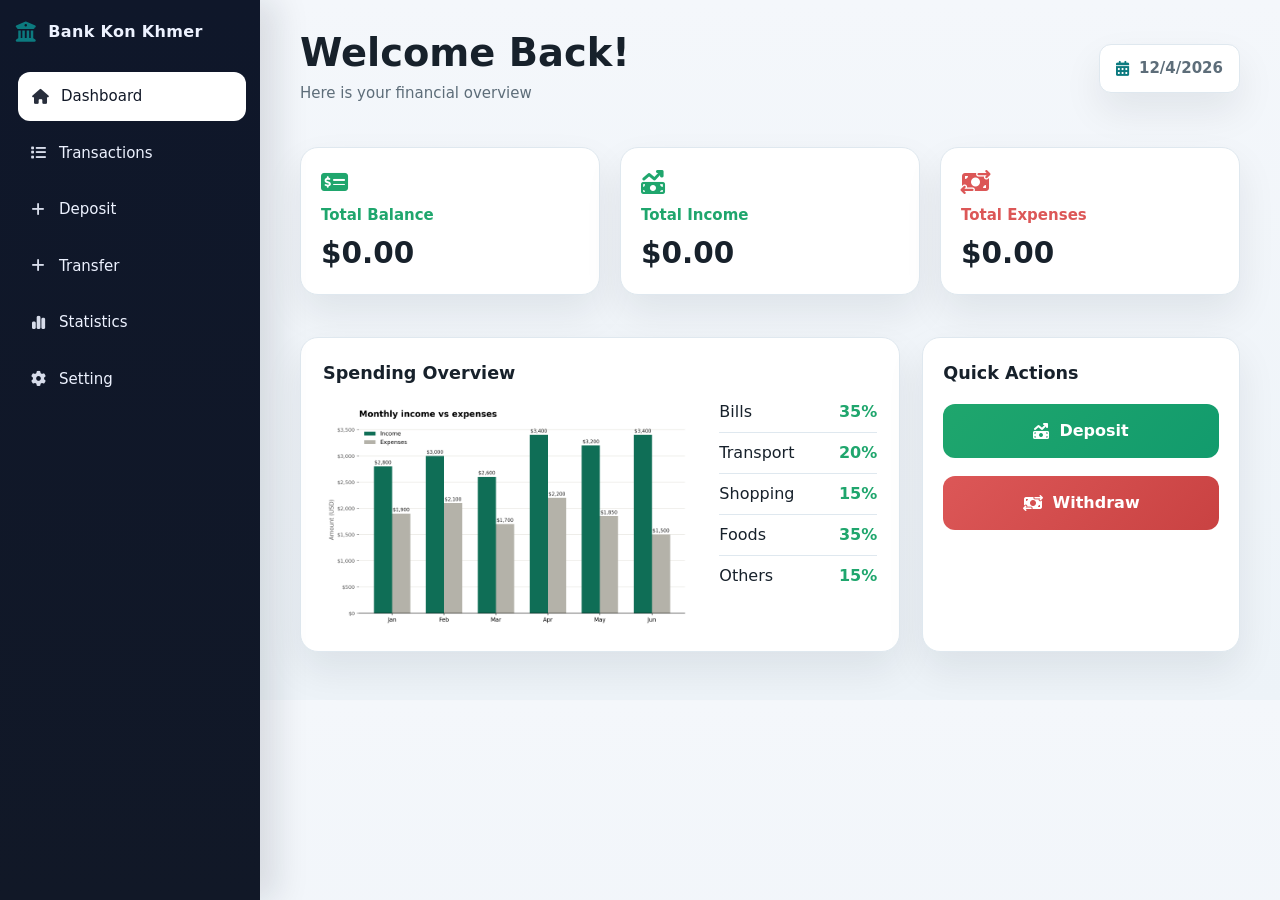
<file: Page/index.html>
<!doctype html>
<html lang="en">
  <head>
    <meta charset="UTF-8" />
    <meta name="viewport" content="width=device-width, initial-scale=1.0" />
    <script src="/Script/theme.js"></script>
    <link rel="icon" type="png" href="/Image/Logo.png" />
    <link
      rel="stylesheet"
      href="https://cdnjs.cloudflare.com/ajax/libs/font-awesome/6.7.2/css/all.min.css"
    />
    <link rel="stylesheet" href="/Style/nav.css" />
    <link rel="stylesheet" href="/Style/about.css" />
    <title>Bank | Home Page</title>
  </head>
  <body>
    <head>
      <nav class="head">
        <div class="head-1">
          <i class="fa-solid fa-building-columns"></i>
          <p>Bank Kon Khmer</p>
        </div>
        <div class="head-2">
          <a href="/Page/index.html" class="active">
            <div>
              <i class="fa-solid fa-house"></i>
              <p>Dashboard</p>
            </div></a
          >
          <!-- transactions -->
          <a href="/Page/transactions.html">
            <div>
              <i class="fa-solid fa-list"></i>
              <p>Transactions</p>
            </div></a
          >
          <a href="/Page/deposit.html "
            ><div>
              <i class="fa-solid fa-plus"></i>
              <p>Deposit</p>
            </div></a
          >
          <!-- Add transactions -->
          <a href="/Page/add-transaction.html"
            ><div>
              <i class="fa-solid fa-plus"></i>
              <p>Transfer</p>
            </div></a
          >

          <!-- Statistics -->
          <a href="/Page/statistics.html">
            <div>
              <i class="fa-solid fa-chart-simple"></i>
              <p>Statistics</p>
            </div></a
          >

          <!-- Setting -->
          <a href="/Page/settings.html">
            <div>
              <i class="fa-solid fa-gear"></i>
              <p>Setting</p>
            </div></a
          >
        </div>
      </nav>
    </head>
    <!-- Page -->
    <main class="main">
      <section>
        <div class="about">
          <div class="about-1">
            <h1>Welcome Back!</h1>
            <p>Here is your financial overview</p>
          </div>
          <div class="about-2">
            <i class="fa-solid fa-calendar-days"></i>
            <p id="today"></p>
          </div>
        </div>
      </section>

      <section>
        <div class="services">
          <div class="services-1">
            <i class="fa-solid fa-money-check-dollar"></i>
            <p>Total Balance</p>
            <span class="js-balance"></span>
          </div>

          <div class="services-2">
            <i class="fa-solid fa-money-bill-trend-up"></i>
            <p>Total Income</p>
            <span class="js-income"></span>
          </div>

          <div class="services-3">
            <i class="fa-solid fa-money-bill-transfer"></i>
            <p>Total Expenses</p>
            <span class="js-expenses"></span>
          </div>
        </div>
      </section>

      <section>
        <div class="features">
          <div class="features-1">
            <div>
              <h3>Spending Overview</h3>
              <img src="/Image/image.png" alt="" />
            </div>
            <div class="features-2">
              <ul>
                <li>Bills <span>35%</span></li>
                <li>Transport <span>20%</span></li>
                <li>Shopping<span>15%</span></li>
                <li>Foods <span>35%</span></li>
                <li>Others <span>15%</span></li>
              </ul>
            </div>
          </div>
          <div class="features-3">
            <h3>Quick Actions</h3>
            <div class="features-4">
              <a href="/Page/deposit.html">
                <button>
                  <i class="fa-solid fa-money-bill-trend-up"></i>
                  <span>Deposit</span>
                </button></a
              >
            </div>

            <div class="features-5">
              <a href="/Page/add-transaction.html">
                <button>
                  <i class="fa-solid fa-money-bill-transfer"></i>
                  <span>Withdraw</span>
                </button></a
              >
            </div>
          </div>
        </div>
      </section>
    </main>
  </body>
  <script type="module" src="../Data/date.js"></script>
  <script type="module" src="../Script/index.js"></script>
</html>
</file>
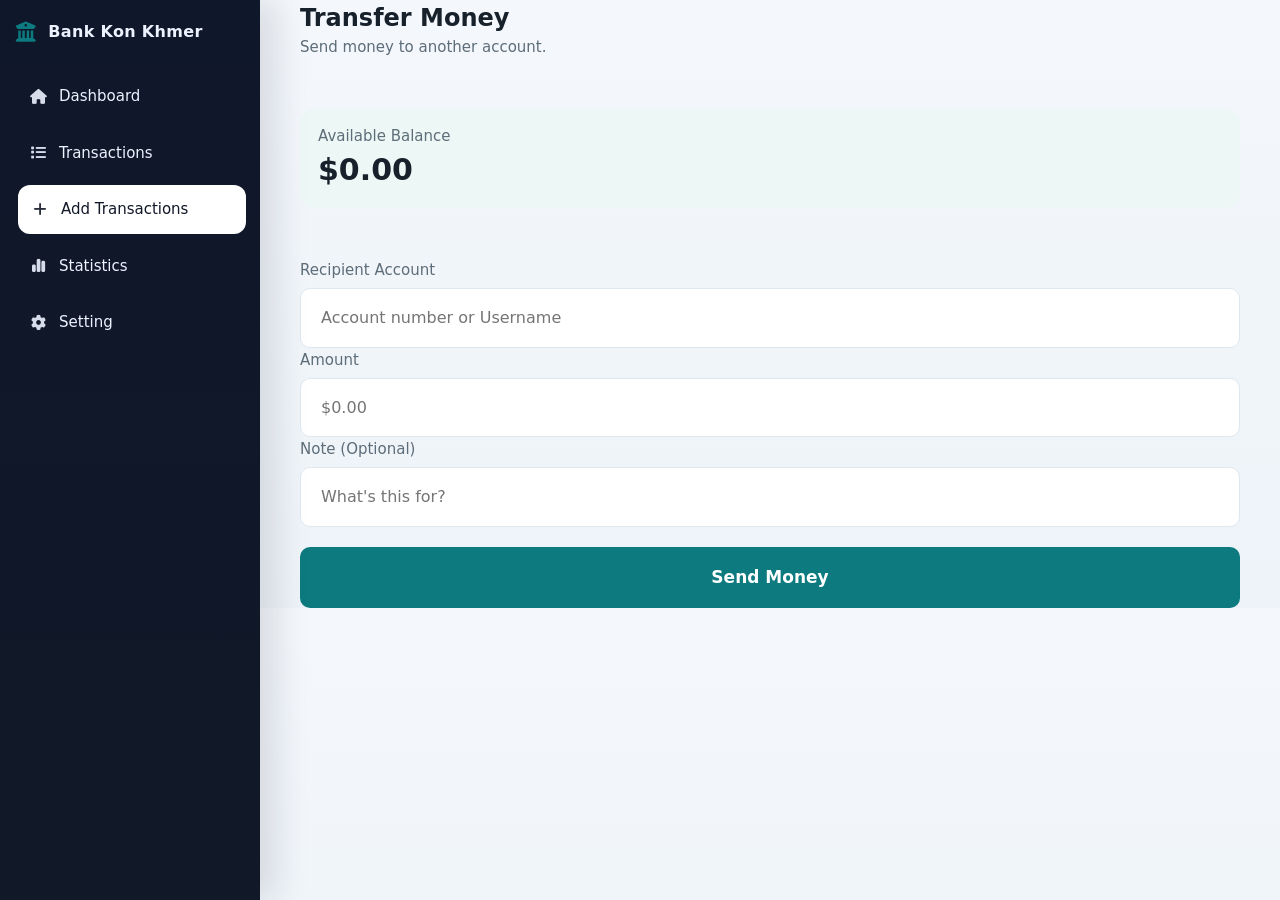
<file: Page/add-transaction.html>
<!doctype html>
<html lang="en">
  <head>
    <meta charset="UTF-8" />
    <meta name="viewport" content="width=device-width, initial-scale=1.0" />
    <script src="/Script/theme.js"></script>
    <link rel="icon" type="png" href="/Image/Logo.png" />
    <link
      rel="stylesheet"
      href="https://cdnjs.cloudflare.com/ajax/libs/font-awesome/6.7.2/css/all.min.css"
    />
    <link rel="stylesheet" href="/Style/nav.css" />
    <link rel="stylesheet" href="/Style/tranfer.css" />
    <title>Add Transaction</title>
  </head>
  <body>
    <head>
      <nav class="head">
        <div class="head-1">
          <i class="fa-solid fa-building-columns"></i>
          <p>Bank Kon Khmer</p>
        </div>
        <div class="head-2">
          <a href="/Page/index.html">
            <div>
              <i class="fa-solid fa-house"></i>
              <p>Dashboard</p>
            </div></a
          >
          <!-- transactions -->
          <a href="/Page/transactions.html">
            <div>
              <i class="fa-solid fa-list"></i>
              <p>Transactions</p>
            </div></a
          >
          <!-- Add transactions -->
          <a href="/Page/add-transaction.html" class="active"
            ><div>
              <i class="fa-solid fa-plus"></i>
              <p>Add Transactions</p>
            </div></a
          >

          <!-- Statistics -->
          <a href="/Page/statistics.html">
            <div>
              <i class="fa-solid fa-chart-simple"></i>
              <p>Statistics</p>
            </div></a
          >

          <!-- Setting -->
          <a href="/Page/settings.html">
            <div>
              <i class="fa-solid fa-gear"></i>
              <p>Setting</p>
            </div></a
          >
        </div>
      </nav>
    </head>

    <main class="main">
      <section class="add-fea">
        <div class="add-features">
          <h1>Transfer Money</h1>
          <h4>Send money to another account.</h4>
        </div>

        <div class="add-features-1">
          <p>Available Balance</p>
          <span class="js-balance">$0.00</span>
        </div>
        <div>
          <div class="add-features-2">
            <p>Recipient Account</p>
            <input
              type=" text"
              placeholder="Account number or Username"
              class="js-accNumUser"
            />
            <p>Amount</p>
            <input class="js-amount" type="text" placeholder="$0.00" />
            <p>Note (Optional)</p>
            <input
              class="js-description"
              type="text"
              placeholder="What's this for?"
            />
          </div>
          <button class="js-sendBtt">Send Money</button>
        </div>
      </section>
    </main>
  </body>
  <script type="module" src="/Script/transfer.js"></script>
</html>
</file>
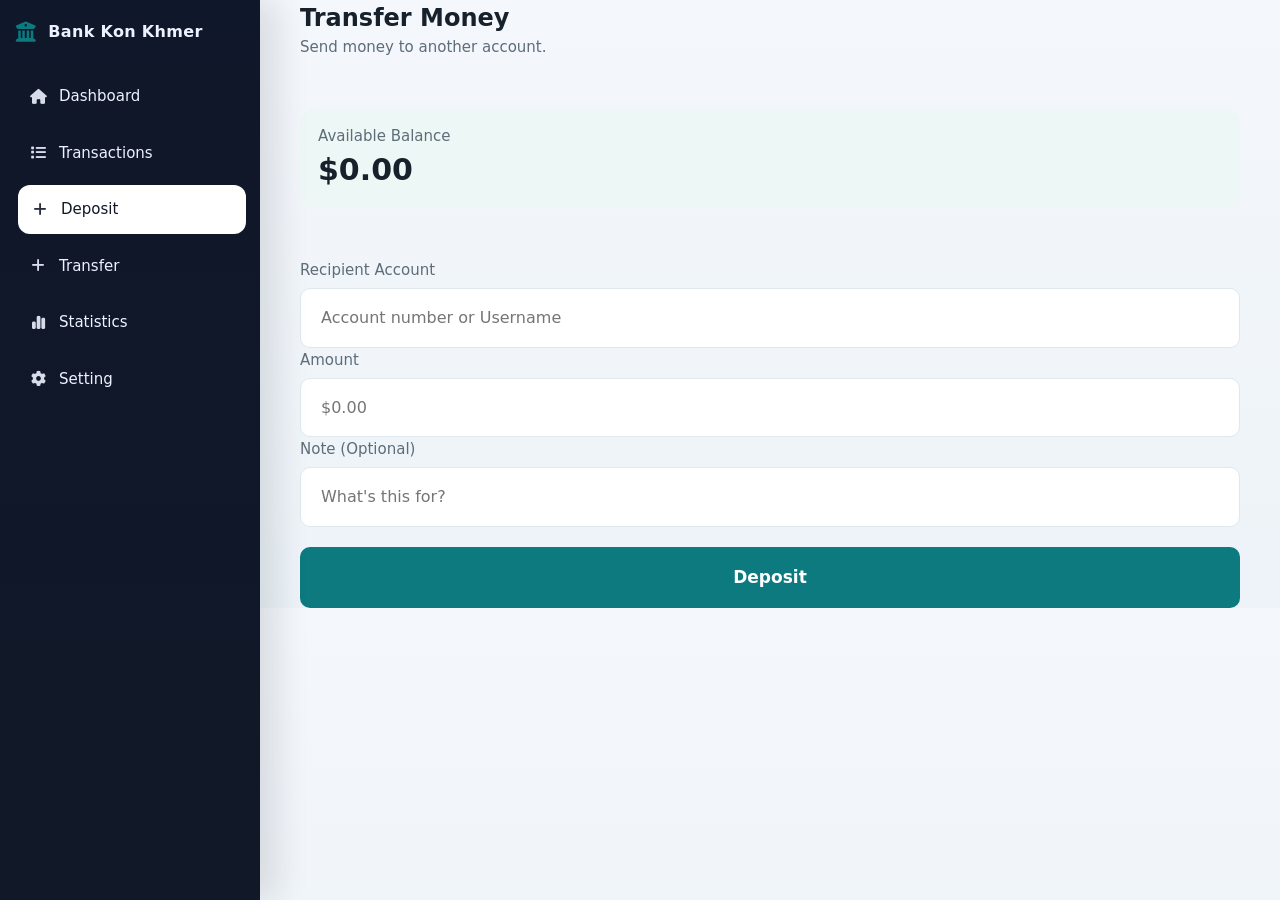
<file: Page/deposit.html>
<!doctype html>
<html lang="en">
  <head>
    <meta charset="UTF-8" />
    <meta name="viewport" content="width=device-width, initial-scale=1.0" />
    <script src="/Script/theme.js"></script>
    <link rel="icon" type="png" href="/Image/Logo.png" />
    <link
      rel="stylesheet"
      href="https://cdnjs.cloudflare.com/ajax/libs/font-awesome/6.7.2/css/all.min.css"
    />
    <link rel="stylesheet" href="/Style/nav.css" />
    <link rel="stylesheet" href="/Style/tranfer.css" />
    <title>Bank | Deposit</title>
  </head>
  <body>
    <head>
      <nav class="head">
        <div class="head-1">
          <i class="fa-solid fa-building-columns"></i>
          <p>Bank Kon Khmer</p>
        </div>
        <div class="head-2">
          <a href="/Page/index.html">
            <div>
              <i class="fa-solid fa-house"></i>
              <p>Dashboard</p>
            </div></a
          >
          <!-- transactions -->
          <a href="/Page/transactions.html">
            <div>
              <i class="fa-solid fa-list"></i>
              <p>Transactions</p>
            </div></a
          >
          <a href="/Page/deposit.html " class="active"
            ><div>
              <i class="fa-solid fa-plus"></i>
              <p>Deposit</p>
            </div></a
          >
          <!-- Add transactions -->
          <a href="/Page/add-transaction.html"
            ><div>
              <i class="fa-solid fa-plus"></i>
              <p>Transfer</p>
            </div></a
          >

          <!-- Statistics -->
          <a href="/Page/statistics.html">
            <div>
              <i class="fa-solid fa-chart-simple"></i>
              <p>Statistics</p>
            </div></a
          >

          <!-- Setting -->
          <a href="/Page/settings.html">
            <div>
              <i class="fa-solid fa-gear"></i>
              <p>Setting</p>
            </div></a
          >
        </div>
      </nav>
    </head>
    <!-- Page -->
    <main class="main">
      <section class="add-fea">
        <div class="add-features">
          <h1>Transfer Money</h1>
          <h4>Send money to another account.</h4>
        </div>

        <div class="add-features-1">
          <p>Available Balance</p>
          <span class="js-balance">$0.00</span>
        </div>
        <div>
          <div class="add-features-2">
            <p>Recipient Account</p>
            <input
              type=" text"
              placeholder="Account number or Username"
              class="js-accNumUser"
            />
            <p>Amount</p>
            <input class="js-amount" type="text" placeholder="$0.00" />
            <p>Note (Optional)</p>
            <input
              class="js-description"
              type="text"
              placeholder="What's this for?"
            />
          </div>
          <button class="js-deposit">Deposit</button>
        </div>
      </section>
    </main>
  </body>
  <script type="module" src="/Script/deposit.js"></script>
</html>
</file>
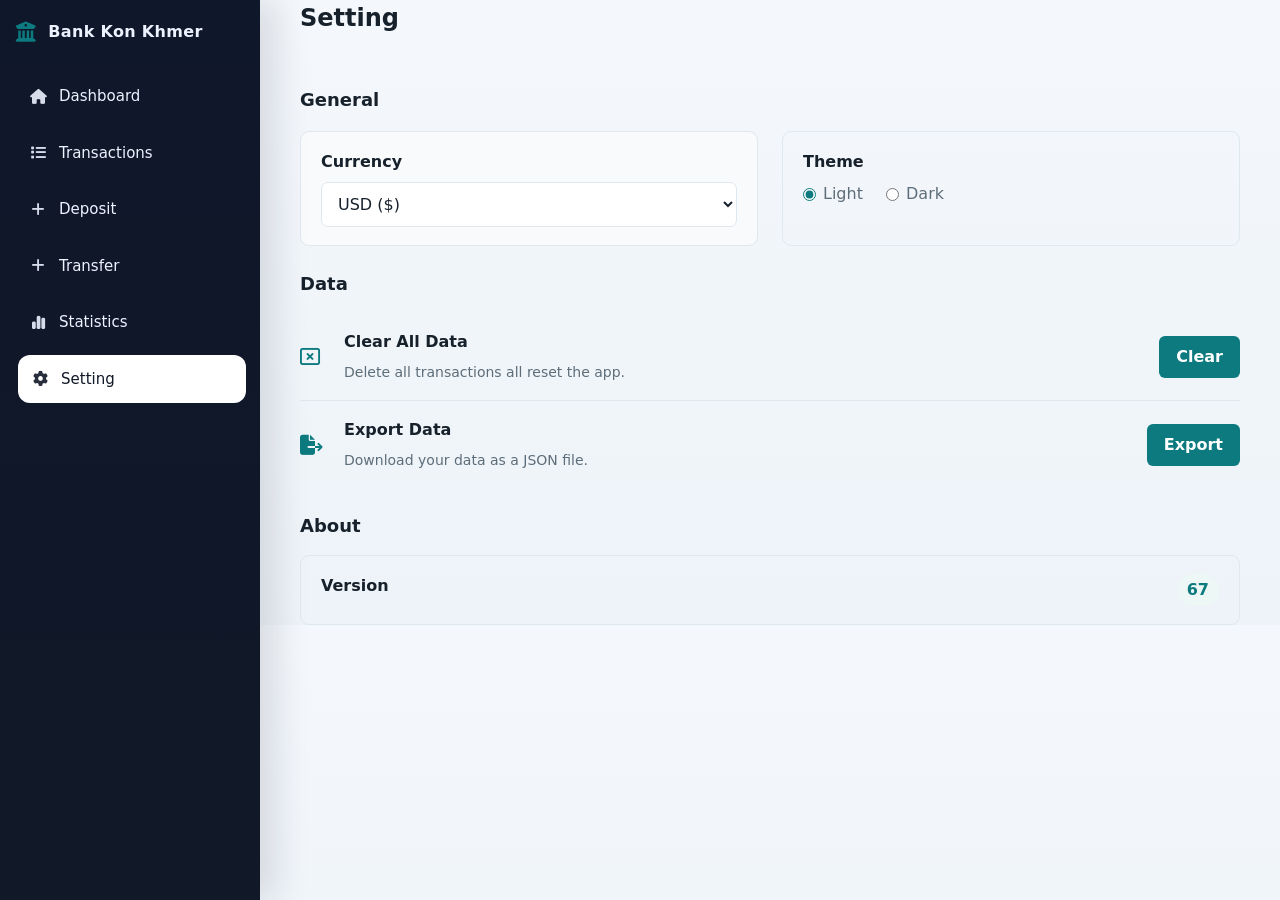
<file: Page/settings.html>
<!doctype html>
<html lang="en">
  <head>
    <meta charset="UTF-8" />
    <meta name="viewport" content="width=device-width, initial-scale=1.0" />
    <script src="/Script/theme.js"></script>
    <link
      rel="stylesheet"
      href="https://cdnjs.cloudflare.com/ajax/libs/font-awesome/6.7.2/css/all.min.css"
    />
    <link rel="icon" type="png" href="/Image/Logo.png" />
    <link rel="stylesheet" href="/Style/nav.css" />
    <link rel="stylesheet" href="/Style/setting.css" />
    <title>Bank | Setting</title>
  </head>
  <body>
    <head>
      <nav class="head">
        <div class="head-1">
          <i class="fa-solid fa-building-columns"></i>
          <p>Bank Kon Khmer</p>
        </div>
        <div class="head-2">
          <a href="/Page/index.html">
            <div>
              <i class="fa-solid fa-house"></i>
              <p>Dashboard</p>
            </div></a
          >
          <!-- transactions -->
          <a href="/Page/transactions.html">
            <div>
              <i class="fa-solid fa-list"></i>
              <p>Transactions</p>
            </div></a
          >
          <a href="/Page/deposit.html "
            ><div>
              <i class="fa-solid fa-plus"></i>
              <p>Deposit</p>
            </div></a
          >
          <!-- Add transactions -->
          <a href="/Page/add-transaction.html"
            ><div>
              <i class="fa-solid fa-plus"></i>
              <p>Transfer</p>
            </div></a
          >

          <!-- Statistics -->
          <a href="/Page/statistics.html">
            <div>
              <i class="fa-solid fa-chart-simple"></i>
              <p>Statistics</p>
            </div></a
          >

          <!-- Setting -->
          <a href="/Page/settings.html" class="active">
            <div>
              <i class="fa-solid fa-gear"></i>
              <p>Setting</p>
            </div></a
          >
        </div>
      </nav>
    </head>

    <main class="main">
      <section>
        <div>
          <h1>Setting</h1>
        </div>
        <div>
          <div>
            <h3>General</h3>
          </div>

          <div class="setting">
            <div class="setting-1">
              <p>Currency</p>
              <select>
                <option value="">
                  USD ($) <i class="fa-solid fa-angle-down"></i>
                </option>
              </select>
            </div>
            <div>
              <p>Theme</p>
              <div>
                <label>
                  <input
                    type="radio"
                    name="theme"
                    value="light"
                    id="lightMode"
                    checked
                  />
                  Light
                </label>
                <label>
                  <input type="radio" name="theme" value="dark" id="darkMode" />
                  Dark
                </label>
              </div>
            </div>
          </div>
        </div>
      </section>

      <section>
        <div>
          <h3>Data</h3>
        </div>

        <div>
          <i class="fa-regular fa-rectangle-xmark"></i>
          <div>
            <p>Clear All Data</p>
            <p>Delete all transactions all reset the app.</p>
          </div>
          <div>
            <button class="js-clear">Clear</button>
          </div>
        </div>

        <div>
          <i class="fa-solid fa-file-export"></i>
          <div>
            <p>Export Data</p>
            <p>Download your data as a JSON file.</p>
          </div>
          <div>Export</div>
        </div>
      </section>

      <section>
        <h3>About</h3>
        <div>
          <p>Version</p>
          <span>67</span>
        </div>
      </section>
    </main>
  </body>
  <script type="module" src="/Script/setting.js"></script>
</html>
</file>
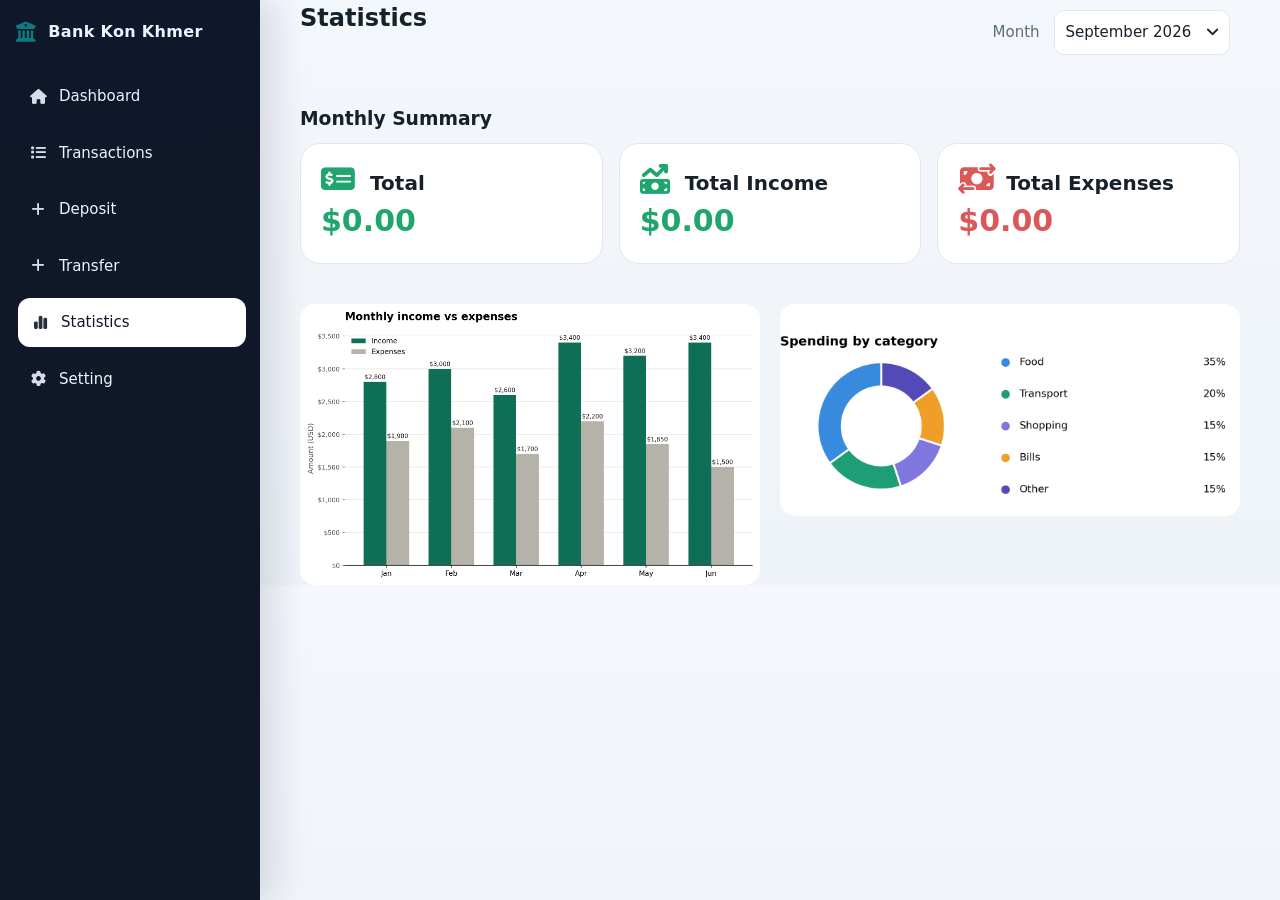
<file: Page/statistics.html>
<!doctype html>
<html lang="en">
  <head>
    <meta charset="UTF-8" />
    <meta name="viewport" content="width=device-width, initial-scale=1.0" />
    <script src="/Script/theme.js"></script>
    <link rel="icon" type="png" href="/Image/Logo.png" />
    <link
      rel="stylesheet"
      href="https://cdnjs.cloudflare.com/ajax/libs/font-awesome/6.7.2/css/all.min.css"
    />

    <link rel="stylesheet" href="/Style/nav.css" />
    <link rel="stylesheet" href="/Style/statustics.css" />
    <title>Bank | Statistics</title>
  </head>
  <body>
    <head>
      <nav class="head">
        <div class="head-1">
          <i class="fa-solid fa-building-columns"></i>
          <p>Bank Kon Khmer</p>
        </div>
        <div class="head-2">
          <a href="/Page/index.html">
            <div>
              <i class="fa-solid fa-house"></i>
              <p>Dashboard</p>
            </div></a
          >
          <!-- transactions -->
          <a href="/Page/transactions.html">
            <div>
              <i class="fa-solid fa-list"></i>
              <p>Transactions</p>
            </div></a
          >
                  <a href="/Page/deposit.html "
            ><div>
              <i class="fa-solid fa-plus"></i>
              <p>Deposit</p>
            </div></a
          >
          <!-- Add transactions -->
          <a href="/Page/add-transaction.html"
            ><div>
              <i class="fa-solid fa-plus"></i>
              <p>Transfer</p>
            </div></a
          >

          <!-- Statistics -->
          <a href="/Page/statistics.html" class="active">
            <div>
              <i class="fa-solid fa-chart-simple"></i>
              <p>Statistics</p>
            </div></a
          >

          <!-- Setting -->
          <a href="/Page/settings.html">
            <div>
              <i class="fa-solid fa-gear"></i>
              <p>Setting</p>
            </div></a
          >
        </div>
      </nav>
    </head>
    <main class="main">
      <section>
        <div class="statis">
          <h1>Statistics</h1>
          <div class="statis-1">
            <span>Month</span>
            <button>
              September 2026 <i class="fa-solid fa-angle-down"></i>
            </button>
          </div>
        </div>
      </section>

      <section>
        <div>
          <h3>Monthly Summary</h3>
          <div class="statis-2">
            <div class="s1">
              <i class="fa-solid fa-money-check-dollar"> </i>
              <span>Total</span>
              <p class="js-balance">$0.00</p>
            </div>

            <div class="s2">
              <i class="fa-solid fa-money-bill-trend-up"> </i>
              <span>Total Income</span>
              <p class="js-income">$0.00</p>
            </div>

            <div class="s3">
              <i class="fa-solid fa-money-bill-transfer"> </i
              ><span>Total Expenses</span>
              <p class="js-expenses">$0.00</p>
            </div>
          </div>
        </div>
      </section>

      <section>
        <div class="stastis-3">
          <div>
            <img src="/Image/image.png" alt="" />
          </div>
          <div>
            <img src="/Image/category.png" alt="" />
          </div>
        </div>
      </section>
    </main>
  </body>
  <script type="module" src="/Script/statistics.js"></script>
</html>
</file>
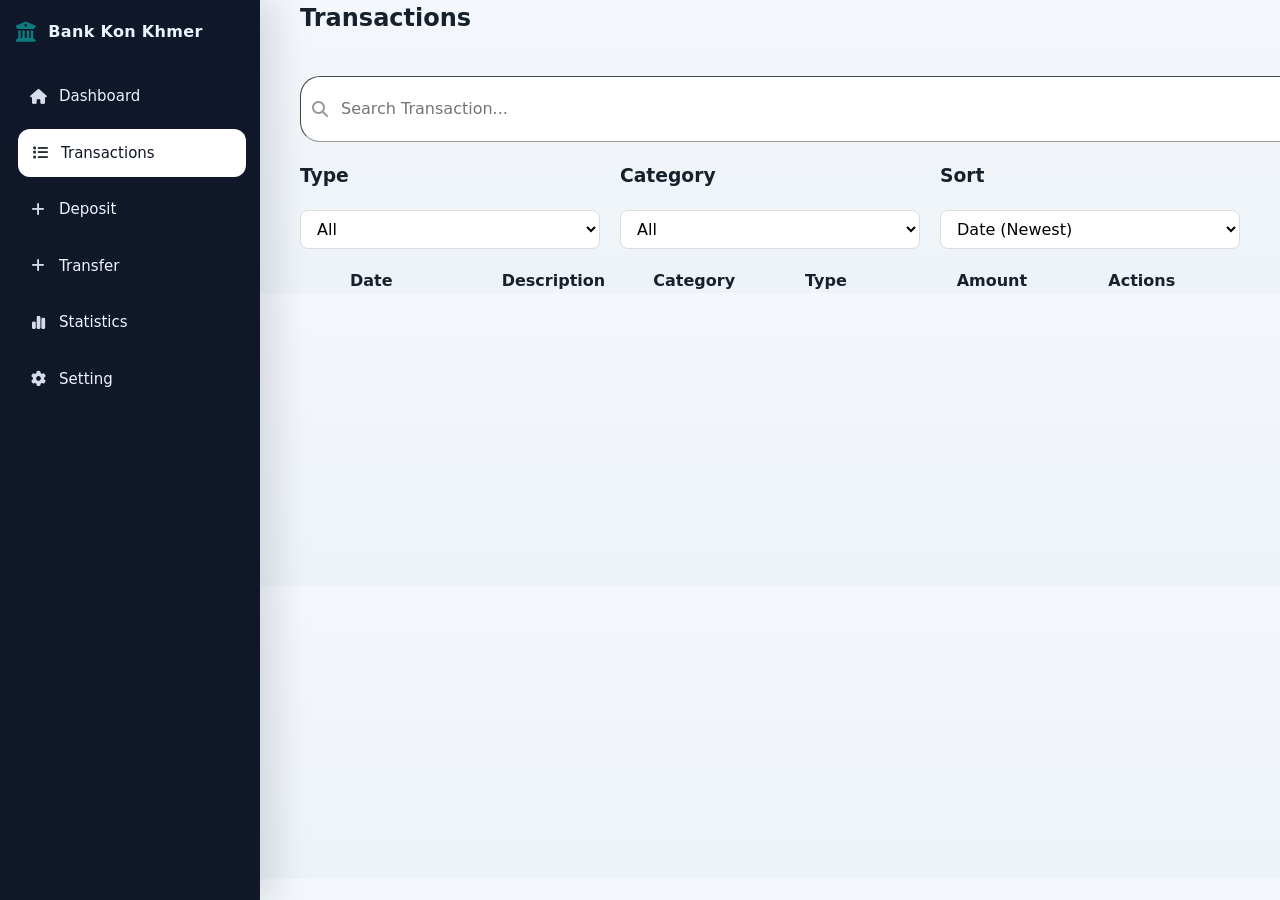
<file: Page/transactions.html>
<!doctype html>
<html lang="en">
  <head>
    <meta charset="UTF-8" />
    <meta name="viewport" content="width=device-width, initial-scale=1.0" />
    <script src="/Script/theme.js"></script>
    <link rel="icon" type="png" href="/Image/Logo.png" />
    <link
      rel="stylesheet"
      href="https://cdnjs.cloudflare.com/ajax/libs/font-awesome/6.7.2/css/all.min.css"
    />
    <link rel="stylesheet" href="/Style/nav.css" />
    <link rel="stylesheet" href="/Style/transactions.css" />
    <title>Bank | Transaction</title>
  </head>
  <body>
    <head>
      <nav class="head">
        <div class="head-1">
          <i class="fa-solid fa-building-columns"></i>
          <p>Bank Kon Khmer</p>
        </div>
        <div class="head-2">
          <a href="/Page/index.html">
            <div>
              <i class="fa-solid fa-house"></i>
              <p>Dashboard</p>
            </div></a
          >
          <!-- transactions -->
          <a href="/Page/transactions.html" class="active">
            <div>
              <i class="fa-solid fa-list"></i>
              <p>Transactions</p>
            </div></a
          >
          <a href="/Page/deposit.html "
            ><div>
              <i class="fa-solid fa-plus"></i>
              <p>Deposit</p>
            </div></a
          >
          <!-- Add transactions -->
          <a href="/Page/add-transaction.html"
            ><div>
              <i class="fa-solid fa-plus"></i>
              <p>Transfer</p>
            </div></a
          >

          <!-- Statistics -->
          <a href="/Page/statistics.html">
            <div>
              <i class="fa-solid fa-chart-simple"></i>
              <p>Statistics</p>
            </div></a
          >

          <!-- Setting -->
          <a href="/Page/settings.html">
            <div>
              <i class="fa-solid fa-gear"></i>
              <p>Setting</p>
            </div></a
          >
        </div>
      </nav>
    </head>

    <main class="main">
      <section>
        <h1>Transactions</h1>
      </section>
      <div class="trans-head">
        <i class="fa-solid fa-magnifying-glass"></i>
        <input type="text" name="" id="" placeholder="Search Transaction..." />
      </div>

      <section>
        <div class="trans-about">
          <div class="trans-about-1">
            <h3>Type</h3>
            <div class="dropdown">
              <div>
                <select id="type-filter" class="trans-about-2">
                  <option value="all">All</option>
                  <option value="Income">Income</option>
                  <option value="Expenses">Expenses</option>
                </select>
              </div>
            </div>
          </div>

          <div class="trans-about-1">
            <h3>Category</h3>
            <div class="dropdown">
              <div>
                <select id="category-filter" class="trans-about-2">
                  <option value="all">All</option>
                  <option value="Food">Food</option>
                  <option value="Transport">Transport</option>
                  <option value="Shopping">Shopping</option>
                  <option value="Bills">Bills</option>
                  <option value="Education">Education</option>
                  <option value="Entertainment">Entertainment</option>
                </select>
              </div>
            </div>
          </div>

          <div class="trans-about-1">
            <h3>Sort</h3>
            <div class="dropdown">
              <div>
                <select id="date-sort" class="trans-about-2">
                  <option value="newest">Date (Newest)</option>
                  <option value="oldest">Date (Oldest)</option>
                  <option value="highest">Amount (Highest)</option>
                  <option value="lowest">Amount (Lowest)</option>
                </select>
              </div>
            </div>
          </div>
        </div>
      </section>

      <section>
        <div class="services">
          <h4>Date</h4>
          <h4>Description</h4>
          <h4>Category</h4>
          <h4>Type</h4>
          <h4>Amount</h4>
          <h4>Actions</h4>
        </div>

        <div class="js-transaction"></div>
        <!--   <div>
          <div class="services-1">
            <p>Sep,1,2001</p>
            <p>Salary</p>
            <p>Income</p>
            <span>Income</span>
            <span>+ $1500.00</span>
            <button>Edit</button>
          </div>
          <div class="services-2">
            <p>Sep,2,2001</p>
            <p>Online Shopping</p>
            <p>Shopping</p>
            <span>Expense</span>
            <span>- $1500.00</span>
            <button>Edit</button>
          </div>
        </div>
        <div>
          <div class="services-1">
            <p>Sep,1,2001</p>
            <p>Salary</p>
            <p>Income</p>
            <span>Income</span>
            <span>+ $1500.00</span>
            <button>Edit</button>
          </div>
          <div class="services-2">
            <p>Sep,2,2001</p>
            <p>Online Shopping</p>
            <p>Shopping</p>
            <span>Expense</span>
            <span>- $1500.00</span>
            <button>Edit</button>
          </div>
        </div> -->
      </section>
    </main>
  </body>
  <script type="module" src="../Data/transactions.js"></script>
</html>
</file>
<file: Style/nav.css>
:root {
  --bg: #f4f7fb;
  --bg-strong: #edf3f8;
  --panel: #ffffff;
  --panel-soft: #f8fafc;
  --panel-alt: #edf7f5;
  --line: #dfe8ef;
  --text: #17212b;
  --muted: #5d6d79;
  --accent: #0c7a7f;
  --accent-strong: #065d62;
  --success: #1fa66d;
  --danger: #dc5757;
  --nav-bg: #0f172a;
  --nav-bg-soft: #111827;
  --nav-text: #edf2ff;
  --nav-muted: #b9c4d4;
  --nav-active: #ffffff;
  --nav-active-text: #111827;
  --shadow: 0 18px 38px rgba(15, 23, 42, 0.08);
}

html[data-theme="dark"] {
  --bg: #0b1220;
  --bg-strong: #111b2b;
  --panel: #111c2a;
  --panel-soft: #162434;
  --panel-alt: #18323a;
  --line: #2a3c4e;
  --text: #eef6ff;
  --muted: #a7b5c7;
  --accent: #59d2c5;
  --accent-strong: #7ce9dd;
  --success: #4ade80;
  --danger: #f87171;
  --nav-bg: #070d18;
  --nav-bg-soft: #0f172a;
  --nav-text: #eaf4ff;
  --nav-muted: #b5c2d5;
  --nav-active: rgba(255, 255, 255, 0.12);
  --nav-active-text: #f7fbff;
  --shadow: 0 18px 38px rgba(2, 6, 23, 0.45);
}

* {
  margin: 0;
  padding: 0;
  box-sizing: border-box;
}

html {
  scroll-behavior: smooth;
}

body {
  font-family:
    system-ui,
    -apple-system,
    BlinkMacSystemFont,
    "Segoe UI",
    sans-serif;
  line-height: 1.5;
  color: var(--text);
  background: linear-gradient(180deg, var(--bg) 0%, var(--bg-strong) 100%);
  overflow-x: hidden;
  transition:
    background 0.25s ease,
    color 0.25s ease;
}

img {
  max-width: 100%;
  display: block;
}

a {
  text-decoration: none;
}

input,
select,
button {
  font: inherit;
}

.head {
  width: 260px;
  padding: 20px 16px;
  background: linear-gradient(
    180deg,
    var(--nav-bg) 0%,
    var(--nav-bg-soft) 100%
  );
  min-height: 100vh;
  position: fixed;
  top: 0;
  left: 0;
  z-index: 100;
  box-shadow: 16px 0 32px rgba(15, 23, 42, 0.12);
}

.head-1 {
  display: flex;
  align-items: center;
  gap: 12px;
  margin-bottom: 28px;
  color: var(--nav-text);
  font-weight: 700;
  letter-spacing: 0.02em;
}

.head-1 i {
  font-size: 20px;
  color: var(--accent);
}

.head-2 {
  display: grid;
  gap: 8px;
}

.head-2 a {
  display: block;
  text-decoration: none;
}

.head-2 div {
  display: flex;
  align-items: center;
  gap: 12px;
  width: 100%;
  padding: 12px 12px;
  border-radius: 12px;
  color: var(--nav-text);
  transition: all 0.25s ease;
  font-size: 15px;
  border: 1px solid transparent;
}

.head-2 div i {
  width: 18px;
  text-align: center;
  opacity: 0.9;
}

.head-2 div:hover,
.head-2 a.active div {
  background: var(--nav-active);
  color: var(--nav-active-text);
  border-color: rgba(255, 255, 255, 0.08);
  transform: translateX(2px);
}

@media (max-width: 760px) {
  .head {
    position: sticky;
    top: 0;
    width: 100%;
    min-height: auto;
    padding: 14px 12px 10px;
    border-bottom: 1px solid var(--line);
    box-shadow: none;
  }

  .head .head-1 {
    justify-content: center;
    margin-bottom: 12px;
  }

  .head .head-2 {
    grid-template-columns: repeat(5, minmax(0, 1fr));
    gap: 6px;
  }

  .head .head-2 a {
    margin-bottom: 0;
  }

  .head .head-2 div {
    min-height: 58px;
    padding: 8px 4px;
    flex-direction: column;
    justify-content: center;
    text-align: center;
    line-height: 1.2;
    font-size: 11px;
    gap: 4px;
  }

  .head .head-2 div i {
    margin: 0;
    font-size: 15px;
  }
}
</file>
<file: Style/about.css>
.main {
  margin-left: 300px;
  margin-right: 40px;
  padding: 32px 0 48px;
}

.about {
  display: flex;
  justify-content: space-between;
  align-items: center;
  gap: 16px;
}

.about-1 h1 {
  margin: 0 0 8px;
  font-size: clamp(2rem, 3vw, 2.8rem);
  line-height: 1.1;
}

.about-1 p {
  color: var(--muted);
  font-size: 15px;
}

.about-2 {
  display: inline-flex;
  align-items: center;
  gap: 10px;
  padding: 12px 16px;
  border: 1px solid var(--line);
  border-radius: 12px;
  background: var(--panel);
  box-shadow: var(--shadow);
  color: var(--muted);
  font-size: 15px;
  font-weight: 600;
}

.about-2 i {
  color: var(--accent);
}

.services {
  display: grid;
  grid-template-columns: repeat(3, minmax(0, 1fr));
  gap: 20px;
  margin-top: 42px;
}

.services-1,
.services-2,
.services-3 {
  display: flex;
  flex-direction: column;
  justify-content: center;
  gap: 10px;
  padding: 22px 20px;
  border-radius: 18px;
  border: 1px solid var(--line);
  background: var(--panel);
  box-shadow: var(--shadow);
}

.services-1 i,
.services-2 i,
.services-3 i {
  font-size: 24px;
}

.services-1 p,
.services-2 p {
  color: var(--success);
  font-size: 15px;
  font-weight: 600;
}

.services-3 p {
  color: var(--danger);
  font-size: 15px;
  font-weight: 600;
}

.services-1 i,
.services-2 i {
  color: var(--success);
}

.services-3 i {
  color: var(--danger);
}

.services span {
  font-size: clamp(1.6rem, 2.3vw, 2.2rem);
  font-weight: 800;
  line-height: 1.2;
  color: var(--text);
}

.features {
  display: grid;
  grid-template-columns: minmax(0, 1.7fr) minmax(260px, 0.9fr);
  gap: 22px;
  margin-top: 42px;
}

.features-1,
.features-3 {
  background: var(--panel);
  border: 1px solid var(--line);
  border-radius: 18px;
  box-shadow: var(--shadow);
}

.features-1 {
  display: grid;
  grid-template-columns: minmax(0, 1.4fr) minmax(150px, 0.6fr);
  gap: 28px;
  padding: 22px;
}

.features-1 h3,
.features-3 h3 {
  margin: 0 0 18px;
  font-size: 1.1rem;
}

.features-1 img {
  width: 100%;
  max-width: 440px;
  border-radius: 14px;
  margin-top: 8px;
}

.features-2 {
  display: flex;
  align-items: center;
  justify-content: center;
}

.features-2 ul {
  width: 100%;
  list-style: none;
  padding: 0;
  margin: 0;
}

.features-2 li {
  display: flex;
  justify-content: space-between;
  align-items: center;
  gap: 12px;
  padding: 8px 0;
  border-bottom: 1px solid var(--line);
  color: var(--text);
}

.features-2 li:last-child {
  border-bottom: 0;
}

.features-2 li span {
  color: var(--success);
  font-weight: 700;
}

.features-3 {
  display: flex;
  flex-direction: column;
  padding: 22px 20px;
}

.features-4,
.features-5 {
  width: 100%;
}

.features-4 a,
.features-5 a {
  display: block;
  text-decoration: none;
}

.features-4 button,
.features-5 button {
  display: flex;
  align-items: center;
  justify-content: center;
  gap: 10px;
  width: 100%;
  border: 0;
  border-radius: 12px;
  padding: 15px 18px;
  font-weight: 700;
  color: #fff;
  cursor: pointer;
  transition:
    transform 0.2s ease,
    box-shadow 0.2s ease;
}

.features-4 button {
  background: linear-gradient(135deg, var(--success), #129b6d);
}

.features-5 button {
  margin-top: 18px;
  background: linear-gradient(135deg, var(--danger), #c94242);
}

.features-4 button:hover,
.features-5 button:hover {
  transform: translateY(-2px);
  box-shadow: 0 16px 26px rgba(15, 23, 42, 0.18);
}

@media (min-width: 761px) and (max-width: 1100px) {
  .main {
    margin-left: 280px;
    margin-right: 20px;
  }

  .services {
    grid-template-columns: repeat(2, minmax(0, 1fr));
  }

  .services-3 {
    grid-column: 1 / -1;
  }

  .features {
    grid-template-columns: 1fr;
  }

  .features-1 {
    grid-template-columns: 1fr;
  }
}

@media (max-width: 760px) {
  .main {
    margin: 0 18px;
    padding: 28px 0 40px;
  }

  .about,
  .services,
  .features {
    display: grid;
    gap: 18px;
  }

  .about {
    grid-template-columns: 1fr;
  }

  .about-2 {
    justify-self: start;
  }

  .services {
    grid-template-columns: 1fr;
    margin-top: 28px;
  }

  .features {
    grid-template-columns: 1fr;
    margin-top: 28px;
  }

  .features-1 {
    grid-template-columns: 1fr;
    padding: 18px;
  }

  .features-1 img {
    max-width: 100%;
    margin-top: 0;
  }

  .features-2 {
    justify-content: flex-start;
  }

  .features-3 {
    padding: 18px;
  }

  .features-4 button,
  .features-5 button {
    width: 100%;
  }
}
</file>
<file: Style/tranfer.css>
.main {
  margin-left: 300px;
  margin-right: 40px;
}

.add-features {
  margin-bottom: 50px;
}

.add-features h4 {
  color: var(--muted);
  font-size: 15px;
  font-weight: 500;
}

.add-features-1 {
  background-color: var(--panel-alt);
  padding: 16px 18px;
  border-radius: 15px;
  margin-bottom: 50px;
}

.add-features-1 p {
  font-size: 15px;
  color: var(--muted);
}

.add-features-1 span {
  font-size: 30px;
  font-weight: 700;
  color: var(--text);
}

.add-features-2 {
  line-height: 1.6;
  margin-bottom: 20px;
}

.add-features-2 p {
  font-size: 15px;
  color: var(--muted);
  margin-bottom: 6px;
}

.add-features-2 input {
  width: 100%;
  max-width: 1100px;
  border: 1px solid var(--line);
  outline: none;
  text-align: left;
  padding: 16px 20px;
  border-radius: 10px;
  background: var(--panel);
  color: var(--text);
  font: inherit;
  transition: border-color 0.2s ease;
}

.add-features-2 input:focus {
  border-color: var(--accent);
}

.add-fea button {
  width: 100%;
  max-width: 1100px;
  border: 0;
  padding: 18px 20px;
  border-radius: 10px;
  background-color: var(--accent);
  color: white;
  font-size: 17px;
  font-weight: 700;
  cursor: pointer;
  transition: background-color 0.2s ease;
}

.add-fea button:hover {
  background-color: var(--accent-strong);
}

@media (max-width: 1200px) {
  .main {
    margin-left: 280px;
    margin-right: 20px;
  }
}

@media (max-width: 760px) {
  .main {
    margin: 0 18px;
    padding: 28px 0 40px;
  }

  .add-features {
    margin-bottom: 28px;
  }

  .add-features-1 {
    margin-bottom: 28px;
  }

  .add-features-2 input {
    padding: 14px 16px;
  }

  .add-fea button {
    padding: 15px;
  }
}
</file>
<file: Style/setting.css>
.main {
  margin-left: 300px;
  margin-right: 40px;
}

h1 {
  margin-bottom: 50px;
}

h3 {
  margin: 0;
  font-size: 18px;
  color: var(--text);
}

.main section:first-child h3,
.main section:nth-child(2) h3,
.main section:nth-child(3) h3 {
  margin-top: 24px;
  margin-bottom: 16px;
}

.setting {
  display: grid;
  grid-template-columns: repeat(2, minmax(0, 1fr));
  gap: 24px;
  margin-top: 18px;
}

.setting > div,
.main section:nth-child(3) > div {
  padding: 18px 20px;
  border: 1px solid var(--line);
  border-radius: 9px;
}

.setting p,
.main section:nth-child(2) p:first-child,
.main section:nth-child(3) p {
  margin-bottom: 8px;
  font-weight: 700;
}

.setting-1 {
  background: var(--panel-soft);
}

select {
  width: 100%;
  padding: 11px 12px;
  border: 1px solid var(--line);
  border-radius: 7px;
  background: var(--panel);
  color: var(--text);
  font: inherit;
  cursor: pointer;
}

.setting label {
  display: inline-flex;
  align-items: center;
  gap: 7px;
  margin-right: 18px;
  color: var(--muted);
  cursor: pointer;
}

.setting input {
  accent-color: var(--accent);
}

.main section:nth-child(2) > div:not(:first-child) {
  display: grid;
  grid-template-columns: 28px 1fr auto;
  align-items: center;
  gap: 16px;
  padding: 17px 0;
  border-bottom: 1px solid var(--line);
}

.main section:nth-child(2) > div:last-child {
  border-bottom: 0;
}

.main section:nth-child(2) > div > i {
  font-size: 20px;
  color: var(--accent);
}

.main section:nth-child(2) > div:first-of-type > i {
  color: var(--danger);
}

.main section:nth-child(2) p {
  margin: 0;
}

.main section:nth-child(2) p + p {
  margin-top: 3px;
  color: var(--muted);
  font-size: 14px;
}

button,
.main section:nth-child(2) > div:last-child > div:last-child {
  padding: 9px 17px;
  border: 0;
  border-radius: 6px;
  background: var(--accent);
  color: white;
  font: inherit;
  font-weight: 700;
  cursor: pointer;
}

button:hover,
.main section:nth-child(2) > div:last-child > div:last-child:hover {
  background: var(--accent-strong);
}

.main section:nth-child(3) > div {
  display: flex;
  justify-content: space-between;
  align-items: center;
  margin-top: 14px;
}

.main section:nth-child(3) span {
  padding: 4px 10px;
  border-radius: 20px;
  background: var(--panel-alt);
  color: var(--accent);
  font-weight: 700;
}

@media (min-width: 761px) and (max-width: 1100px) {
  .main {
    margin-left: 280px;
    margin-right: 20px;
  }
}

@media (max-width: 760px) {
  .main {
    margin: 0 18px;
    padding: 28px 0 40px;
  }

  .main section {
    padding: 22px 20px;
  }

  .setting {
    grid-template-columns: 1fr;
  }
}

@media (max-width: 520px) {
  .main section:nth-child(2) > div:not(:first-child) {
    grid-template-columns: 24px 1fr;
  }

  .main section:nth-child(2) > div:not(:first-child) > div:last-child {
    grid-column: 2;
    justify-self: start;
  }
}
</file>
<file: Style/statustics.css>
.main {
  margin-left: 300px;
  margin-right: 40px;
}

.statis {
  display: flex;
  text-align: center;
  justify-content: space-between;
  margin-bottom: 40px;
}

.statis-1 {
  font-size: 15px;
  font-weight: 400;
  color: var(--muted);
  margin: 10px;
}

.statis-1 button {
  padding: 10px;
  border-radius: 10px;
  border: 1px solid var(--line);
  background: var(--panel);
  color: var(--text);
  margin-left: 10px;
  cursor: pointer;
  transition: background-color 0.2s ease;
}

.statis-1 button:hover {
  background: var(--panel-alt);
}

.statis-1 button i {
  margin-left: 10px;
}

.statis-2 {
  display: flex;
  justify-content: space-between;
  margin-top: 10px;
  align-items: center;
  gap: 16px;
}

.statis-2 div {
  background-color: var(--panel);
  border: 1px solid var(--line);
  border-radius: 20px;
  padding: 20px;
  align-items: center;
  width: 100%;
}

.statis-2 .s1 i,
.statis-2 .s2 i {
  color: var(--success);
  margin-right: 10px;
  font-size: 30px;
}

.statis-2 .s1 p,
.statis-2 .s2 p {
  color: var(--success);
  margin-right: 10px;
  font-size: 30px;
  font-weight: 600;
}

.statis-2 .s1 span,
.statis-2 .s2 span {
  font-size: 20px;
  font-weight: 600;
  color: var(--text);
}

.statis-2 .s3 i {
  color: var(--danger);
  margin-right: 10px;
  font-size: 30px;
}

.statis-2 .s3 p {
  color: var(--danger);
  margin-right: 10px;
  font-size: 30px;
  font-weight: 600;
}

.statis-2 .s3 span {
  font-size: 20px;
  font-weight: 600;
  color: var(--text);
}

.stastis-3 {
  display: flex;
  margin-top: 40px;
  gap: 20px;
}

.stastis-3 img {
  width: 100%;
  max-width: 550px;
  border-radius: 15px;
}

@media (min-width: 761px) and (max-width: 1200px) {
  .main {
    margin-left: 280px;
    margin-right: 20px;
  }

  .statis-2 {
    display: grid;
    grid-template-columns: repeat(3, minmax(0, 1fr));
    gap: 12px;
  }

  .stastis-3 {
    gap: 12px;
  }
}

@media (max-width: 760px) {
  .main {
    margin: 0 18px;
    padding: 28px 0 40px;
  }

  .statis {
    align-items: flex-start;
    flex-wrap: wrap;
    gap: 16px;
    margin-bottom: 28px;
  }

  .statis-1 {
    margin: 0;
  }

  .statis-2 {
    display: grid;
    grid-template-columns: 1fr;
    gap: 14px;
  }

  .stastis-3 {
    display: grid;
    grid-template-columns: 1fr;
    gap: 20px;
    margin-top: 28px;
  }

  .stastis-3 img {
    margin: 0;
  }
}
</file>
<file: Style/transactions.css>
.main {
  margin-left: 300px;
  margin-right: 40px;
}

.trans-head {
  width: 100%;
  position: relative;
  margin-top: 40px;
}

.trans-head i {
  position: absolute;
  left: 12px;
  top: 50%;
  transform: translateY(-50%);
  color: #999;
}

.trans-head input {
  outline: none;
  border-width: 1px;
  border-color: #999;
  padding: 20px;
  padding-right: 885px;
  text-align: left;
  padding-left: 40px;
  border-radius: 20px;
}

.trans-about {
  display: flex;
  justify-content: space-between;
}

.trans-about h3 {
  margin: 20px 0px;
}

.trans-about .dropdown {
  position: relative;
}

.trans-about .dropdown i {
  padding-left: 250px;
}

.trans-about .trans-about-1 select {
  width: 300px;
  outline: none;
}

.trans-about .trans-about-2 {
  display: flex;
  justify-content: space-between;
  align-items: center;
  gap: 8px;
  padding: 8px 12px;
  border: 1px solid #ddd;
  border-radius: 8px;
  background: white;
  cursor: pointer;
}

.trans-about .dropdown-menu {
  display: none;
  position: absolute;
  top: 100%;
  left: 0;
  width: 100%;
  margin-top: 4px;
  background: white;
  border: 1px solid #ddd;
  border-radius: 8px;
  list-style: none;
  padding: 4px 0;
  z-index: 10;
}

.trans-about .dropdown-menu li {
  padding: 8px 12px;
  cursor: pointer;
}

.trans-about .dropdown-menu li:hover {
  background-color: #f0f0f0;
}

.trans-about .dropdown.open .dropdown-menu {
  display: block;
}

.services {
  display: grid;
  grid-template-columns: repeat(6, 1fr);
  margin-top: 20px;
  gap: 20px;
  margin-left: 50px;
}

.services-1,
.services-2 {
  display: grid;
  grid-template-columns: repeat(6, 1fr);
  margin-top: 20px;
  gap: 20px;
  margin-left: 50px;
}

.services-1 button,
.services-2 button {
  width: 100px;
  border: 0px;
  border-radius: 10px;
  padding: 8px;
  color: white;
  background-color: black;
  cursor: pointer;
}

.services-1 p,
.services-2 p {
  line-height: 25px;
  font-size: 18px;
  font-weight: 400;
}

.services-1 span {
  color: rgb(0, 210, 0);
  background-color: #ddd;
  width: 90px;
  text-align: center;
  border-radius: 5px;
  padding: 3px;
}

.services-2 span {
  color: rgb(210, 0, 0);
  background-color: #ddd;
  width: 90px;
  text-align: center;
  border-radius: 5px;
  padding: 3px;
}

.service-3 {
  display: flex;
  justify-content: space-between;
  text-align: center;
  margin-left: 50px;
  margin-top: 20px;
}

.service-3 p {
  color: gray;
  font-size: 14px;
}

.service-3 div {
  margin-right: 60px;
}

.service-3 button {
  padding: 10px;
  border: 0px;
  border-radius: 5px;
  color: black;
  background-color: #ddd;
  cursor: pointer;
}

@media (max-width: 1100px) {
  .main {
    margin-left: 280px;
    margin-right: 20px;
  }

  .trans-head input {
    width: 100%;
    padding-right: 20px;
  }

  .services,
  .services-1,
  .services-2 {
    grid-template-columns: repeat(3, minmax(0, 1fr));
    margin-left: 0;
    gap: 12px;
  }
}

@media (max-width: 760px) {
  .main {
    margin: 0 18px;
    padding: 28px 0 40px;
  }

  .trans-head input {
    width: 100%;
    padding-right: 20px;
  }

  .trans-about {
    display: grid;
    grid-template-columns: repeat(2, minmax(0, 1fr));
    gap: 16px;
  }

  .trans-about-1:last-child {
    grid-column: 1 / -1;
  }

  .trans-about .dropdown,
  .trans-about-2 {
    width: 100%;
  }

  .trans-about .dropdown i {
    padding-left: 0;
    margin-left: auto;
  }

  .services,
  .services-1,
  .services-2 {
    grid-template-columns: repeat(2, minmax(0, 1fr));
    margin-left: 0;
    gap: 12px;
  }

  .services {
    display: none;
  }

  .services-1,
  .services-2 {
    width: 100%;
  }

  .services-1 button,
  .services-2 button {
    width: 100%;
  }

  .service-3 {
    align-items: flex-start;
    flex-wrap: wrap;
    gap: 16px;
    margin-left: 0;
  }

  .service-3 div {
    margin-right: 0;
  }
}
</file>
